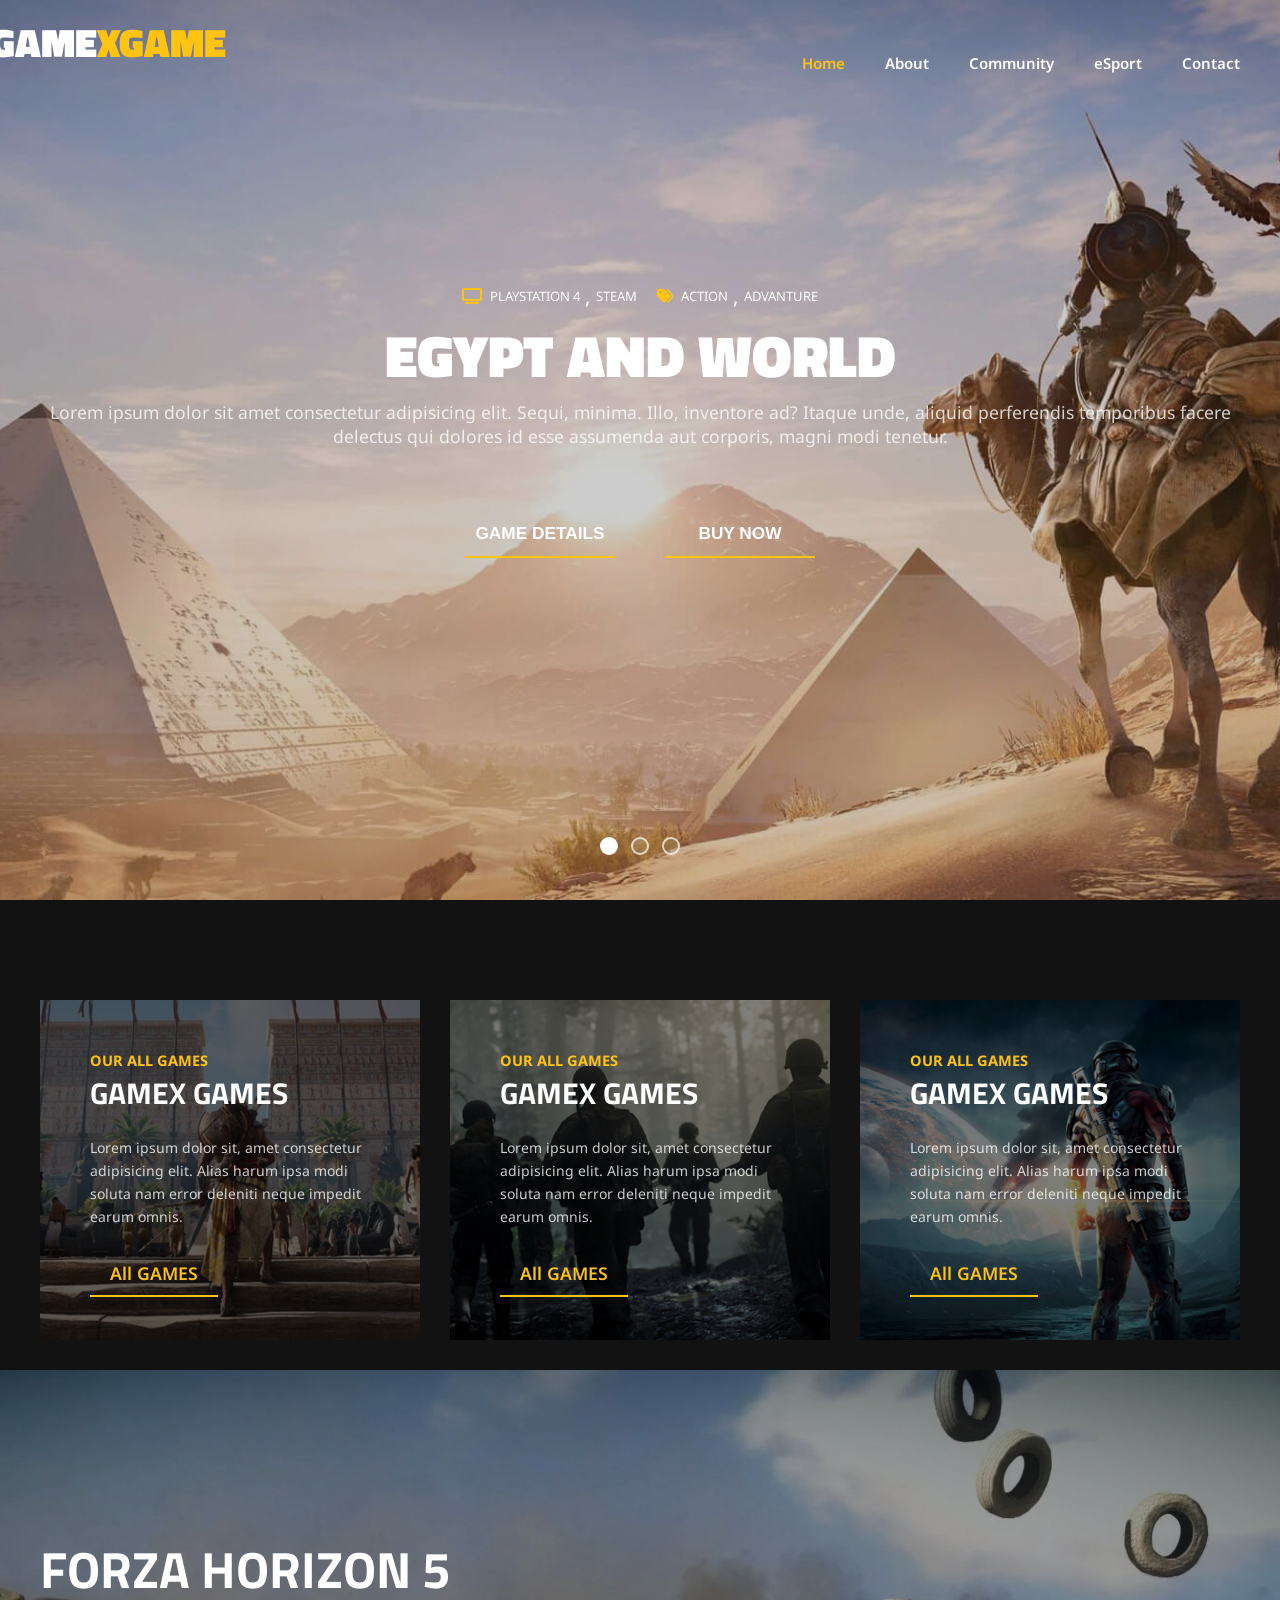
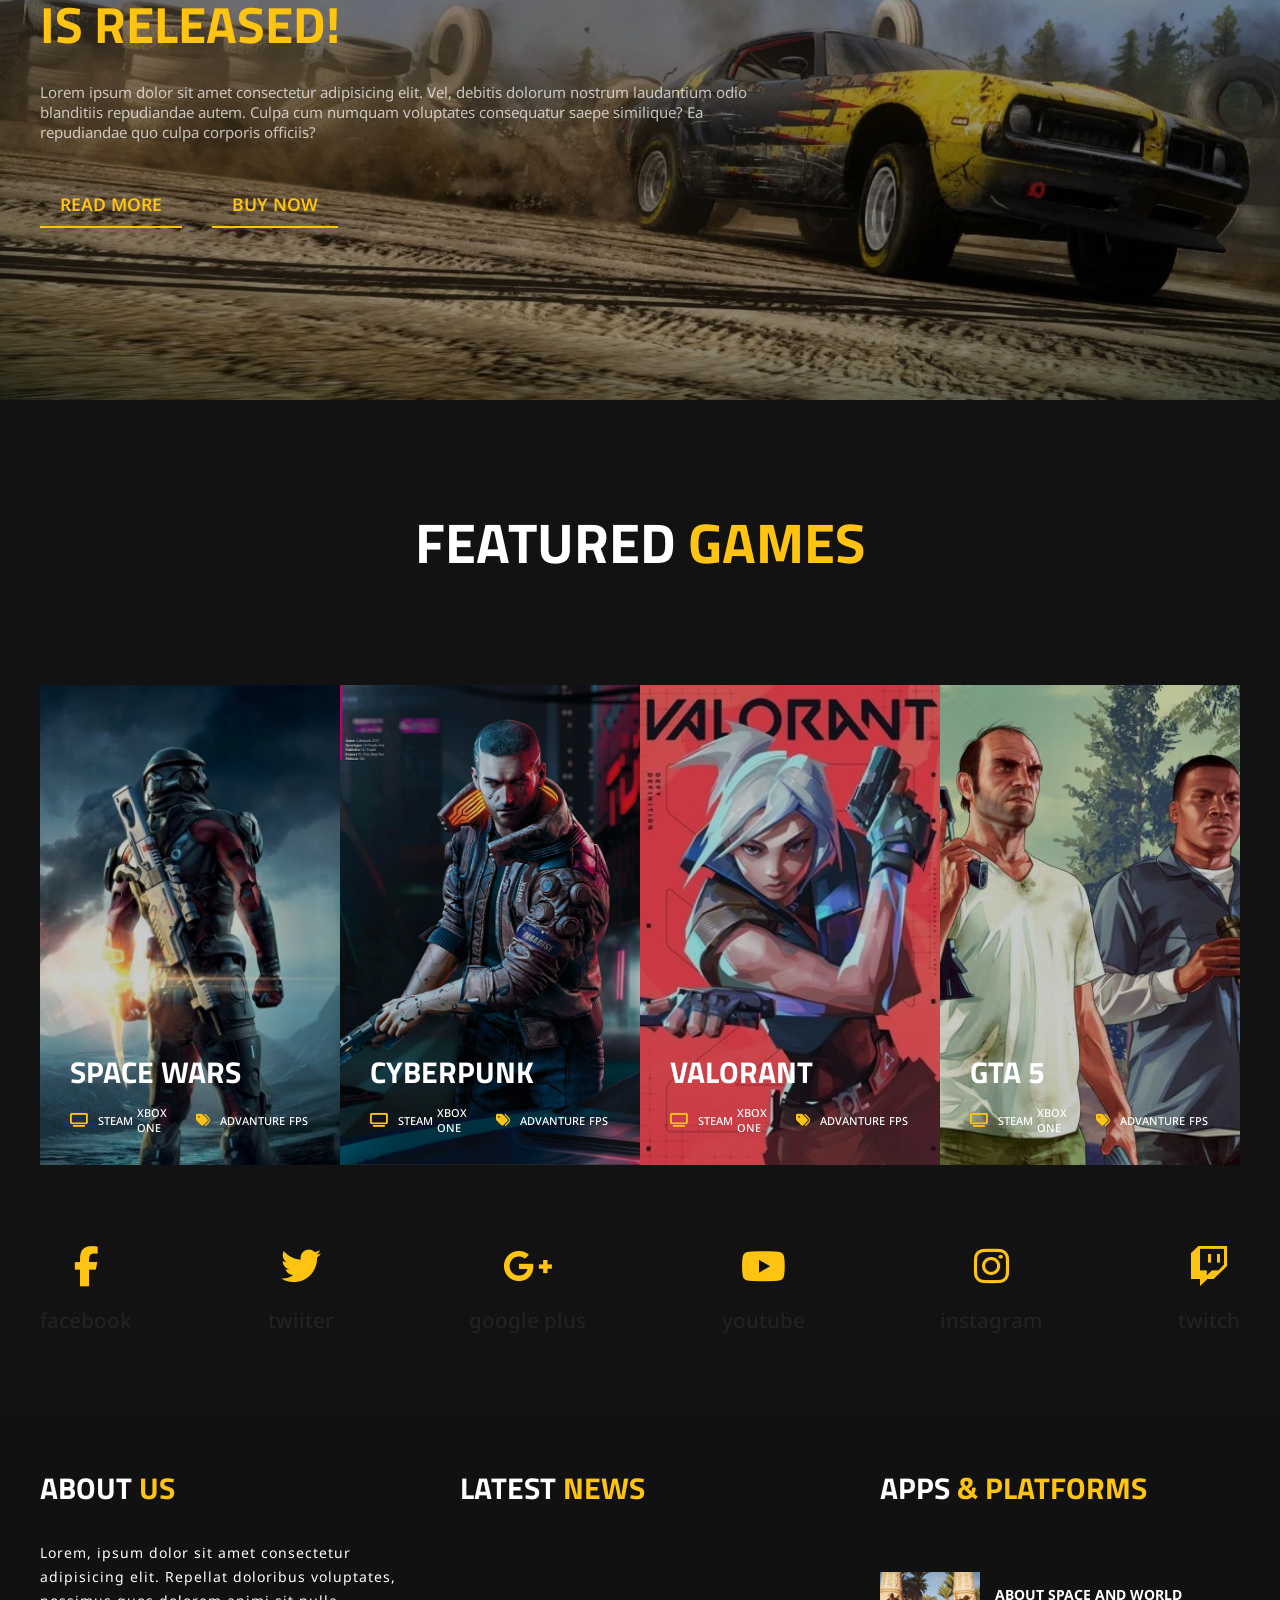
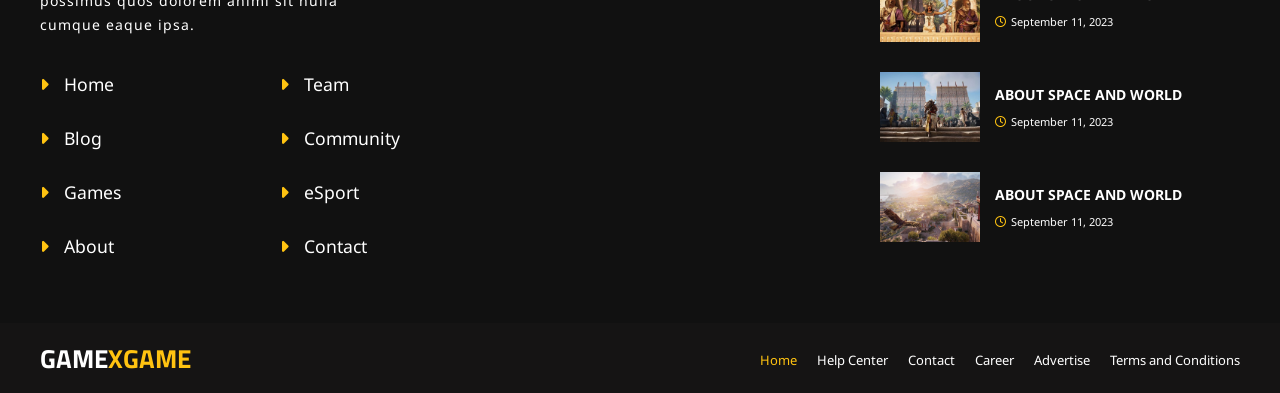
<file: index.html>
<!DOCTYPE html>
<html lang="en">

<head>
    <meta charset="UTF-8">
    <meta name="viewport" content="width=device-width, initial-scale=1.0">
    <title>GAMEXGAME</title>
    <link rel="stylesheet" href="style.css">
    <link rel="stylesheet" href="globle.css">
    <link rel="shortcut icon" href="img/favicon.png" type="image/x-icon">
    <link rel="stylesheet" href="https://cdnjs.cloudflare.com/ajax/libs/font-awesome/6.4.2/css/all.min.css"
        integrity="sha512-z3gLpd7yknf1YoNbCzqRKc4qyor8gaKU1qmn+CShxbuBusANI9QpRohGBreCFkKxLhei6S9CQXFEbbKuqLg0DA=="
        crossorigin="anonymous" referrerpolicy="no-referrer" />
    <!-- <link rel="stylesheet" href="responsive.css"> -->
    <style>
        /* Base styles (mobile-first) */
        * {
            box-sizing: border-box;
            margin: 0;
            padding: 0;
        }


        nav a {
            color: white;
            text-decoration: none;
        }

        /* Main content grid */
        .grid {
            display: grid;
            grid-template-columns: 1fr;
            gap: 1rem;
            padding: 2rem 0;
        }

        .card {
            background: #f4f4f4;
            padding: 1rem;
            border-radius: 8px;
        }

        /* Responsive images */
        img {
            max-width: 100%;
            height: auto;
        }

        /* Media Queries */
        @media (min-width: 768px) {

            /* Tablet styles */
            .grid {
                grid-template-columns: repeat(2, 1fr);
            }

            nav ul {
                justify-content: flex-end;
            }
        }

        @media (min-width: 1024px) {

            /* Desktop styles */
            .grid {
                grid-template-columns: repeat(3, 1fr);
            }

            body {
                font-size: 1.1rem;
            }
        }

        /* Mobile menu for smaller screens */
        @media (max-width: 480px) {
            nav ul {
                flex-direction: column;
                align-items: center;
                display: none;
            }

            .menu-toggle {
                display: block;
                color: white;
                text-align: center;
            }
        }

        :root {
            --dark-bg: #121212;
            --dark-surface: #1e1e1e;
            --dark-surface-2: #2d2d2d;
        }

        /* Base styles */
        body {
            background-color: var(--dark-bg);
        }
    </style>
</head>

<body>
    <!-- Nav Bar -->
    <header>
        <nav class="container">
            <div class="nav1 flex">
            </div>
            <div class="mainnav flex">
                <div class="logo">
                    <h1><a href="/">GAME<span>XGAME</span></a></h1>
                </div>
                <div class="navlist">
                    <ul class="flex">
                        <li><a href="/" class="active">Home</a></li>
                        <li><a href="about.html">About</a></li>
                        <!-- <li><a href="/">Blog</a></li> -->
                        <!-- <li><a href="/">Games<i class="fa-solid fa-angle-down"></i></a></li> -->
                        <li><a href="/">Community</a></li>
                        <li><a href="/">eSport</a></li>
                        <!-- <li><a href="/">Pages<i class="fa-solid fa-angle-down"></i></a></li> -->
                        <li><a href="/">Contact</a></li>
                    </ul>
                </div>
            </div>
        </nav>
        <div class="headercont container flex">
            <div class="labels flex">
                <div class="flex">
                    <i class="fa-solid fa-tv"></i>
                    <h3 class="flex">
                        <a href="/">PLAYSTATION 4</a>
                        <span>,</span>
                        <a href="/">STEAM</a>
                    </h3>
                </div>
                <div class="flex">
                    <i class="fa-solid fa-tags"></i>
                    <h3 class="flex">
                        <a href="/">ACTION</a>
                        <span>,</span>
                        <a href="/">ADVANTURE</a>
                    </h3>
                </div>
            </div>
            <h1 id="header_title" style="color: #ffffff;">EGYPT AND WORLD</h1>
            <p>Lorem ipsum dolor sit amet consectetur adipisicing elit. Sequi, minima. Illo, inventore ad? Itaque unde,
                aliquid perferendis temporibus facere delectus qui dolores id esse assumenda aut corporis, magni modi
                tenetur.</p>
            <div class="headbtn flex">
                <a href="/" id="d_btn1"><button class="button type1"></button></a>
                <a href="/" id="d_btn1"><button class="button type2"></button></a>
            </div>
        </div>
        <div class="dots flex">
            <div class="dot"></div>
            <div class="dot"></div>
            <div class="dot"></div>
        </div>
    </header>
    <!-- Hero Section -->
    <main>
        <div class="threebox container flex" style="margin-bottom: 30px;">
            <div class="cbox">
                <div class="dark"></div>
                <img src="img/box-1-bg.jpg" alt="title">
                <div class="cboxde">
                    <h5>OUR ALL GAMES</h5>
                    <h2>GAMEX GAMES</h2>
                    <p>Lorem ipsum dolor sit, amet consectetur adipisicing elit. Alias harum ipsa modi soluta nam error
                        deleniti neque impedit earum omnis.</p>
                    <a href="/">All GAMES</a>
                </div>
            </div>
            <div class="cbox">
                <img src="img/box-2-bg.jpg" alt="title">
                <div class="cboxde">
                    <h5>OUR ALL GAMES</h5>
                    <h2>GAMEX GAMES</h2>
                    <p>Lorem ipsum dolor sit, amet consectetur adipisicing elit. Alias harum ipsa modi soluta nam error
                        deleniti neque impedit earum omnis.</p>
                    <a href="/">All GAMES</a>
                </div>
            </div>
            <div class="cbox">
                <img src="img/box-3-bg.jpg" alt="title">
                <div class="cboxde">
                    <h5>OUR ALL GAMES</h5>
                    <h2>GAMEX GAMES</h2>
                    <p>Lorem ipsum dolor sit, amet consectetur adipisicing elit. Alias harum ipsa modi soluta nam error
                        deleniti neque impedit earum omnis.</p>
                    <a href="/">All GAMES</a>
                </div>
            </div>
        </div>
        <div class="newrelesed flex">
            <div class="container">
                <div class="newretitle">
                    <h2>Forza horizon 5</h2>
                    <h2>Is released!</h2>
                </div>
                <p>Lorem ipsum dolor sit amet consectetur adipisicing elit. Vel, debitis dolorum nostrum laudantium odio
                    blanditiis repudiandae autem. Culpa cum numquam voluptates consequatur saepe similique? Ea
                    repudiandae quo culpa corporis officiis?</p>
                <div class="flex">
                    <a href="/">read more</a>
                    <a href="/">buy now</a>
                </div>
            </div>
        </div>
        <div class="featuredgames container flex">
            <h2>featured&nbsp;<span>games</span></h2>
            <div class="fgamescards flex">
                <div class="fcard">
                    <img src="img/spacewars.jpg" alt="">
                    <div class="fcarddetails">
                        <h2>space wars</h2>
                        <div class="tegs2 flex">
                            <div class="teg flex">
                                <i class="fa-solid fa-tv"></i>
                                <h3 class="flex">
                                    <a href="/">steam</a>
                                    <a href="/">xbox one</a>
                                </h3>
                            </div>
                            <div class="teg flex">
                                <i class="fa-solid fa-tags"></i>
                                <h3 class="flex">
                                    <a href="/">advanture</a>
                                    <a href="/">fps</a>
                                </h3>
                            </div>
                        </div>
                    </div>
                    <div class="fhovercont">
                        <h2>Star wars</h2>
                        <p style="color: white; font-weight: 700; transition: .6s; font-size: 15px;" class="game_about">Star Wars Jedi:
                            Fallen Order is a singleplayer game.The story revolves around a survivor of Order 66, Cal
                            Kestis, who is on the run
                            from the Empire and its Inquisitors.</p>
                        <button class="play_button" style="font-weight: 600;">Play Now</button>
                    </div>
                </div>
                <div class="fcard">
                    <img src="img/cyberpunk.jpg" alt="">
                    <div class="fcarddetails">
                        <h2>cyberpunk</h2>
                        <div class="tegs2 flex">
                            <div class="teg flex">
                                <i class="fa-solid fa-tv"></i>
                                <h3 class="flex">
                                    <a href="/">steam</a>
                                    <a href="/">xbox one</a>
                                </h3>
                            </div>
                            <div class="teg flex">
                                <i class="fa-solid fa-tags"></i>
                                <h3 class="flex">
                                    <a href="/">advanture</a>
                                    <a href="/">fps</a>
                                </h3>
                            </div>
                        </div>
                    </div>
                    <div class="fhovercont">
                        <h2>cyberpunk</h2>
                        <p style="color: white; font-weight: 700; margin-bottom: 20px; font-size: 15px;" class="game_about">In Night
                            City, a mercenary known as V navigates a dystopian society in which the line between
                            humanity and technology becomes blurred</p>
                        <button class="play_button" style="font-weight: 600;">Play Now</button>
                    </div>
                </div>
                <div class="fcard">
                    <img src="img/WhatsApp Image 2025-02-05 at 13.21.39_44eebb98.jpg" alt="">
                    <div class="fcarddetails">
                        <h2>Valorant</h2>
                        <div class="tegs2 flex">
                            <div class="teg flex">
                                <i class="fa-solid fa-tv"></i>
                                <h3 class="flex">
                                    <a href="/">steam</a>
                                    <a href="/">xbox one</a>
                                </h3>
                            </div>
                            <div class="teg flex">
                                <i class="fa-solid fa-tags"></i>
                                <h3 class="flex">
                                    <a href="/">advanture</a>
                                    <a href="/">fps</a>
                                </h3>
                            </div>
                        </div>
                    </div>
                    <div class="fhovercont">
                        <h2>Valorant</h2>
                        <p style="color: white; font-weight: 700; margin-bottom: 20px; font-size: 15px;"
                            class="game_about">A free-to-play game, this takes inspiration from the Counter-Strike
                            series, borrowing several mechanics such as the buy menu, spray patterns,and inaccuracy
                            while moving.</p>
                        <button class="play_button" style="font-weight: 600;">Play Now</button>
                    </div>
                </div>
                <div class="fcard">
                    <img src="img/gta-5.jpg" alt="">
                    <div class="fcarddetails">
                        <h2>Gta 5</h2>
                        <div class="tegs2 flex">
                            <div class="teg flex">
                                <i class="fa-solid fa-tv"></i>
                                <h3 class="flex">
                                    <a href="/">steam</a>
                                    <a href="/">xbox one</a>
                                </h3>
                            </div>
                            <div class="teg flex">
                                <i class="fa-solid fa-tags"></i>
                                <h3 class="flex">
                                    <a href="/">advanture</a>
                                    <a href="/">fps</a>
                                </h3>
                            </div>
                        </div>
                    </div>
                    <div class="fhovercont">
                        <h2>Gta 5</h2>
                        <p style="color: white; font-weight: 700; margin-bottom: 20px; font-size: 15px;"
                        class="game_about">Grand Theft Auto V is an action-adventure game played from third person or first person persceptive</p>
                        <button class="play_button" style="font-weight: 600;">Play Now</button>
                    </div>
                </div>
        <div class="socialicons flex container">
            <div class="social">
                <i class="fa-brands fa-facebook-f"></i>
                <h3>facebook</h3>
            </div>
            <div class="social">
                <i class="fa-brands fa-twitter"></i>
                <h3>twiiter</h3>
            </div>
            <div class="social">
                <i class="fa-brands fa-google-plus-g"></i>
                <h3>google plus</h3>
            </div>
            <div class="social">
                <i class="fa-brands fa-youtube"></i>
                <h3>youtube</h3>
            </div>
            <div class="social">
                <i class="fa-brands fa-instagram"></i>
                <h3>instagram</h3>
            </div>
            <div class="social">
                <i class="fa-brands fa-twitch"></i>
                <h3>twitch</h3>
            </div>
        </div>
    </main>


    <footer>
        <section class="footersec container flex">
            <div class="footerh2 flex">
                <h2>about&nbsp;<span>us</span></h2>
                <h2>latest&nbsp;<span>news</span></h2>
                <h2>apps&nbsp;<span>& platforms</span></h2>
            </div>
            <div class="flex footermenu">
                <div class="faboutus">
                    <p>Lorem, ipsum dolor sit amet consectetur adipisicing elit. Repellat doloribus voluptates, possimus
                        quos dolorem animi sit nulla cumque eaque ipsa.</p>
                    <div class="flex">
                        <ul class="flex">
                            <li><a href="/"><i class="fa-solid fa-caret-right"></i>Home</a></li>
                            <li><a href="/"><i class="fa-solid fa-caret-right"></i>Blog</a></li>
                            <li><a href="/"><i class="fa-solid fa-caret-right"></i>Games</a></li>
                            <li><a href="/"><i class="fa-solid fa-caret-right"></i>About</a></li>
                        </ul>
                        <ul class="flex">
                            <li><a href="/"><i class="fa-solid fa-caret-right"></i>Team</a></li>
                            <li><a href="/"><i class="fa-solid fa-caret-right"></i>Community</a></li>
                            <li><a href="/"><i class="fa-solid fa-caret-right"></i>eSport</a></li>
                            <li><a href="/"><i class="fa-solid fa-caret-right"></i>Contact</a></li>
                        </ul>
                    </div>
                </div>
                <div class="latestnews">
                    <div class="fnews flex">
                        <div class="fnewscard flex">
                            <img src="img/blognews1.jpg" alt="">
                            <div class="fnewsdetails">
                                <h4>about space and world</h4>
                                <p><i class="fa-regular fa-clock"></i><span>September 11, 2023</span></p>
                            </div>
                        </div>
                        <div class="fnewscard flex">
                            <img src="img/blognews2.jpg" alt="">
                            <div class="fnewsdetails">
                                <h4>about space and world</h4>
                                <p><i class="fa-regular fa-clock"></i><span>September 11, 2023</span></p>
                            </div>
                        </div>
                        <div class="fnewscard flex">
                            <img src="img/blognews3.jpg" alt="">
                            <div class="fnewsdetails">
                                <h4>about space and world</h4>
                                <p><i class="fa-regular fa-clock"></i><span>September 11, 2023</span></p>
                            </div>
                        </div>
                    </div>
                </div>
        </section>
        <section class="copyrightsec flex">
            <div class="copyright container flex">
                <div class="flex">
                    <h2>game<span>xgame</span></h2>
                </div>
                <ul class="flex">
                    <li><a href="/" class="factive">Home</a></li>
                    <li><a href="/">Help Center</a></li>
                    <li><a href="/">Contact</a></li>
                    <li><a href="/">Career</a></li>
                    <li><a href="/">Advertise</a></li>
                    <li><a href="/">Terms and Conditions</a></li>
                </ul>
            </div>
        </section>
    </footer>


    <script src="script.js"></script>
</body>

</html>
</file>
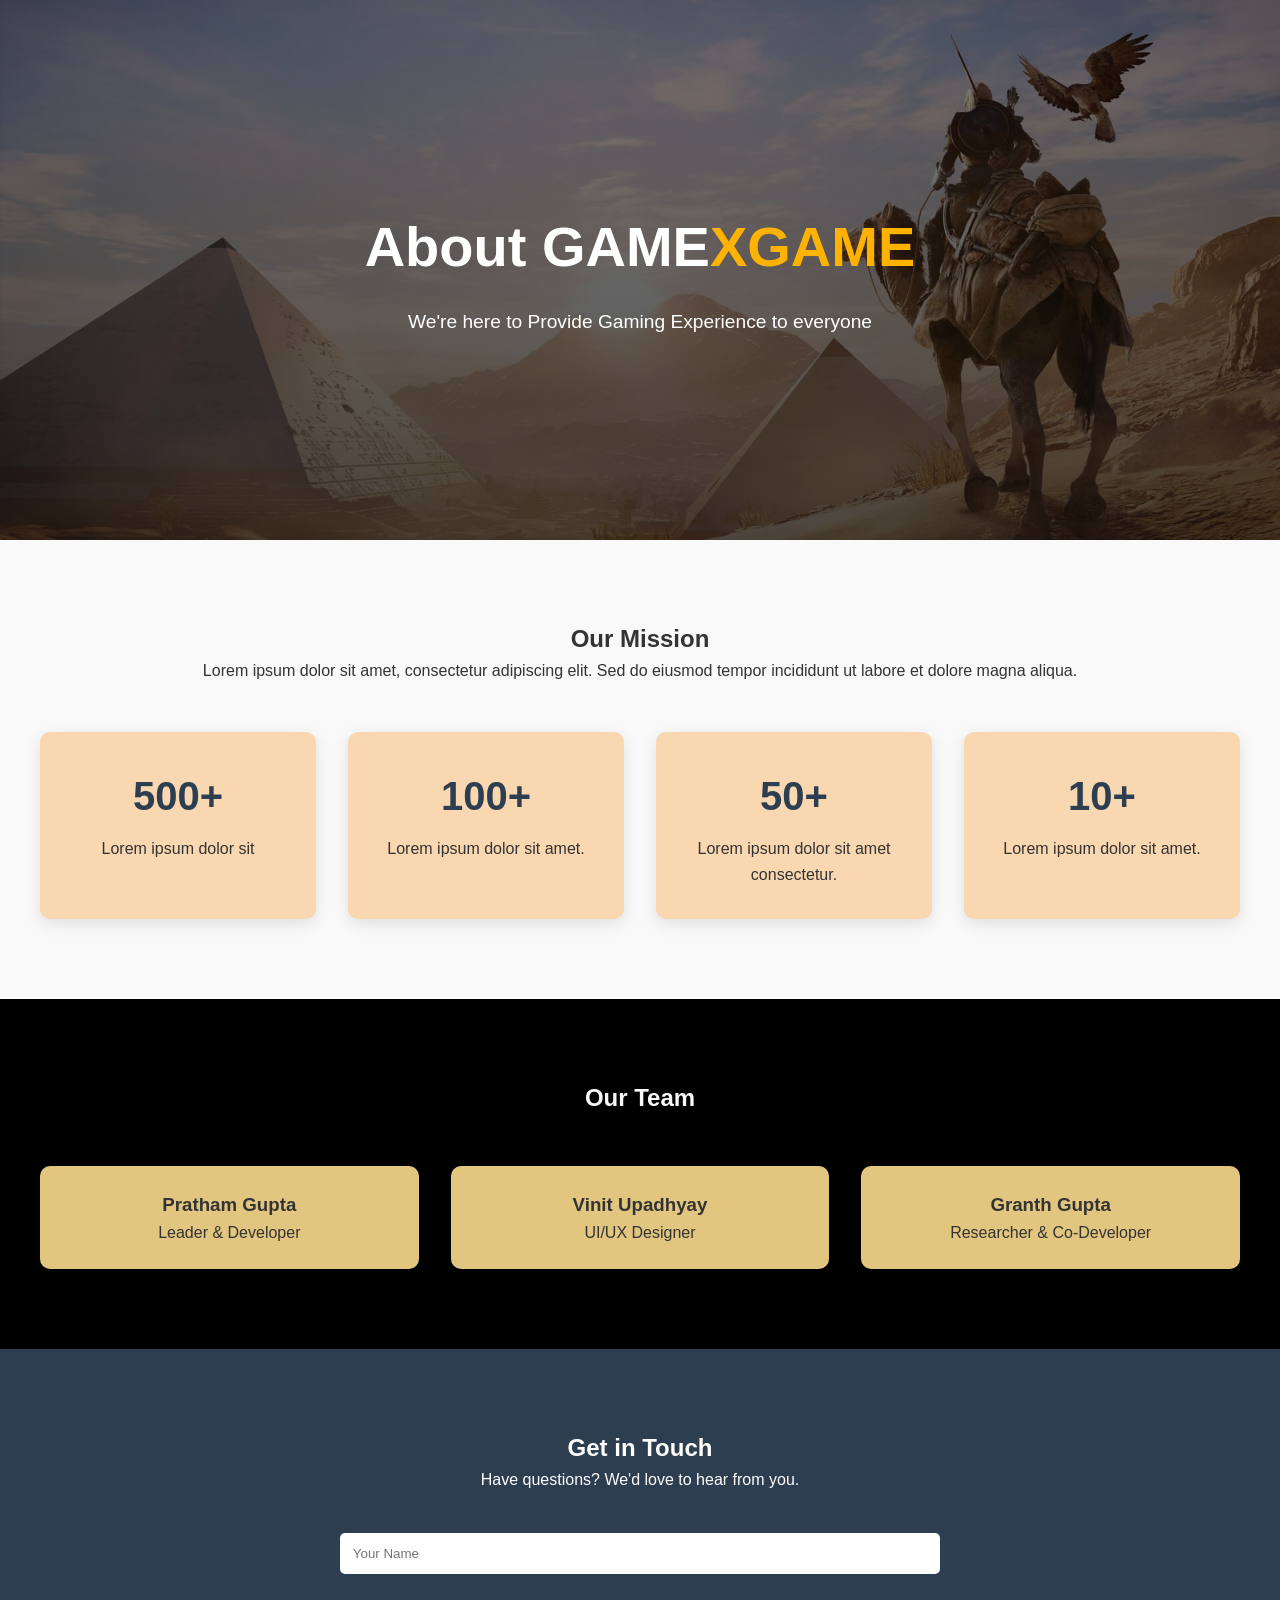
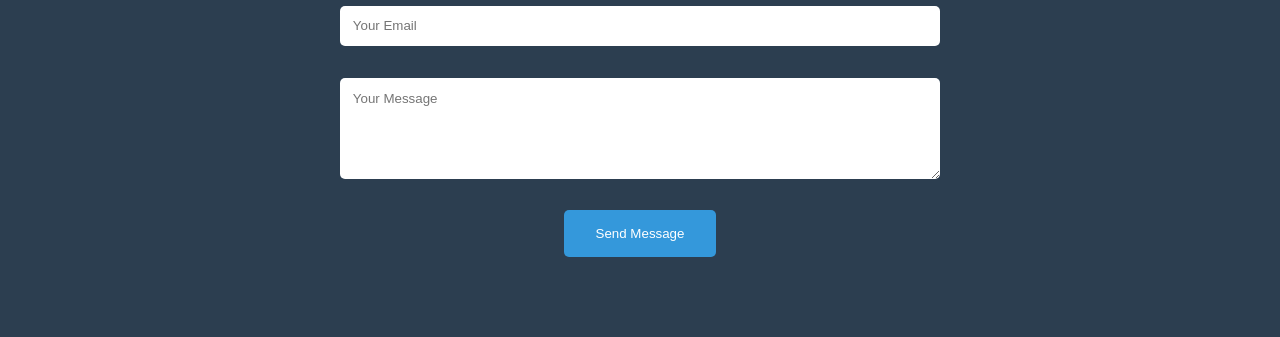
<file: about.html>
<!DOCTYPE html>
<html lang="en">
<head>
    <title>GAMEXGAME</title>
    <meta charset="UTF-8">
    <meta name="viewport" content="width=device-width, initial-scale=1.0">
    <link rel="shortcut icon" href="img/favicon.png" type="image/x-icon">
    <style>
        * {
            margin: 0;
            padding: 0;
            box-sizing: border-box;
            font-family: 'Arial', sans-serif;
        }

        body {
            line-height: 1.6;
            color: #333;
            background-color: #000000;
        }

        .hero {
            background: linear-gradient(rgba(0, 0, 0, 0.5), rgba(0, 0, 0, 0.7)),
                        url(img/egypt-slider.jpg) center/cover;
            height: 60vh;
            display: flex;
            align-items: center;
            justify-content: center;
            text-align: center;
            color: white;
            padding: 0 20px;
        }

        .hero-content h1 {
            font-size: 3.5rem;
            margin-bottom: 1rem;
            animation: fadeInUp 1s ease;
        }

        .hero-content p {
            font-size: 1.2rem;
            max-width: 600px;
            margin: 0 auto;
            animation: fadeInUp 1s ease 0.2s;
        }

        .mission {
            padding: 5rem 2rem;
            background: #f9f9f9;
            text-align: center;
        }

        .mission-content {
            max-width: 1200px;
            margin: 0 auto;
        }

        .stats {
            display: grid;
            grid-template-columns: repeat(auto-fit, minmax(200px, 1fr));
            gap: 2rem;
            margin-top: 3rem;
        }

        .stat-item {
            padding: 2rem;
            background: rgb(249, 215, 177);
            border-radius: 10px;
            box-shadow: 0 5px 15px rgba(0,0,0,0.1);
            transition: transform 0.3s ease;
        }

        .stat-item:hover {
            transform: translateY(-5px);
        }

        .stat-number {
            font-size: 2.5rem;
            font-weight: bold;
            color: #2c3e50;
            margin-bottom: 0.5rem;
        }

        .team {
            padding: 5rem 2rem;
        }

        .team-grid {
            display: grid;
            grid-template-columns: repeat(auto-fit, minmax(250px, 1fr));
            gap: 2rem;
            max-width: 1200px;
            margin: 3rem auto 0;
        }

        .team-member {
            text-align: center;
            padding: 1.5rem;
            background: rgb(226, 198, 127);
            border-radius: 10px;
            box-shadow: 0 5px 15px rgba(0,0,0,0.1);
        }

        .team-member img {
            width: 150px;
            height: 150px;
            border-radius: 50%;
            margin-bottom: 1rem;
            object-fit: cover;
        }

        .contact {
            background: #2c3e50;
            color: white;
            padding: 5rem 2rem;
            text-align: center;
        }

        .contact-form {
            max-width: 600px;
            margin: 2rem auto 0;
        }

        .form-group {
            margin-bottom: 1.5rem;
        }

        .form-group input,
        .form-group textarea {
            width: 100%;
            padding: 0.8rem;
            border: none;
            border-radius: 5px;
            margin-top: 0.5rem;
        }

        .btn {
            background: #3498db;
            color: white;
            padding: 1rem 2rem;
            border: none;
            border-radius: 5px;
            cursor: pointer;
            transition: background 0.3s ease;
        }

        .btn:hover {
            background: #2980b9;
        }

        @keyframes fadeInUp {
            from {
                opacity: 0;
                transform: translateY(20px);
            }
            to {
                opacity: 1;
                transform: translateY(0);
            }
        }

        @media (max-width: 768px) {
            .hero-content h1 {
                font-size: 2.5rem;
            }

            .hero-content p {
                font-size: 1rem;
            }

            .stats {
                grid-template-columns: 1fr;
            }

            .team-grid {
                grid-template-columns: 1fr;
            }
        }
    </style>
</head>
<body>
    <section class="hero">
        <div class="hero-content">
            <h1>About GAME<span style="color: rgb(255, 179, 0);">XGAME</span></a></h1>
            <p>We're here to Provide Gaming Experience to everyone</p>
        </div>
    </section>

    <section class="mission">
        <div class="mission-content">
            <h2>Our Mission</h2>
            <p>Lorem ipsum dolor sit amet, consectetur adipiscing elit. Sed do eiusmod tempor incididunt ut labore et dolore magna aliqua.</p>
            
            <div class="stats">
                <div class="stat-item">
                    <div class="stat-number">500+</div>
                    <div class="stat-label">Lorem ipsum dolor sit </div>
                </div>
                <div class="stat-item">
                    <div class="stat-number">100+</div>
                    <div class="stat-label">Lorem ipsum dolor sit amet.</div>
                </div>
                <div class="stat-item">
                    <div class="stat-number">50+</div>
                    <div class="stat-label">Lorem ipsum dolor sit amet consectetur.</div>
                </div>
                <div class="stat-item">
                    <div class="stat-number">10+</div>
                    <div class="stat-label">Lorem ipsum dolor sit amet.</div>
                </div>
            </div>
        </div>
    </section>

    <section class="team">
        <h2 style="text-align: center; color: #f9f9f9;">Our Team</h2>
        <div class="team-grid">
            <div class="team-member">
                <h3>Pratham Gupta</h3>
                <p>Leader & Developer</p>
            </div>
            <div class="team-member">
                <h3>Vinit Upadhyay</h3>
                <p>UI/UX Designer</p>
            </div>
            <div class="team-member">
                <h3>Granth Gupta</h3>
                <p>Researcher & Co-Developer</p>
            </div>
        </div>
    </section>

    <section class="contact">
        <h2>Get in Touch</h2>
        <p>Have questions? We'd love to hear from you.</p>
        
        <form class="contact-form">
            <div class="form-group">
                <input type="text" placeholder="Your Name" required>
            </div>
            <div class="form-group">
                <input type="email" placeholder="Your Email" required>
            </div>
            <div class="form-group">
                <textarea placeholder="Your Message" rows="5" required></textarea>
            </div>
            <button type="submit" class="btn">Send Message</button>
        </form>
    </section>

    <script>
        // Add animation to stats when they come into view
        const stats = document.querySelectorAll('.stat-item');
        
        const observer = new IntersectionObserver((entries) => {
            entries.forEach(entry => {
                if (entry.isIntersecting) {
                    entry.target.style.transform = 'translateY(0)';
                    entry.target.style.opacity = '1';
                }
            });
        }, { threshold: 0.5 });

        stats.forEach(stat => {
            stat.style.opacity = '0';
            stat.style.transform = 'translateY(20px)';
            stat.style.transition = 'all 0.6s ease';
            observer.observe(stat);
        });

        // Form submission handler
        document.querySelector('.contact-form').addEventListener('submit', function(e) {
            e.preventDefault();
            // Add your form submission logic here
            alert('Form submitted successfully!');
        });
    </script>
</body>
</html>
</file>
<file: style.css>
@import url('https://fonts.googleapis.com/css2?family=Noto+Sans:wght@300;400;500;600;700&family=Titillium+Web:wght@900&display=swap');

* {
    margin: 0;
    padding: 0;
    box-sizing: border-box;
}

body {
    background-color: #FFFFFF;
    font-family: 'Noto Sans', sans-serif;
}

header {
    position: relative;
    width: 100%;
    height: 100vh;
    /* height: 100vw; */
    background: url('img/egypt-slider.jpg') no-repeat center center/cover;
}

header:before {
    content: '';
    display: block;
    position: absolute;
    left: 0;
    top: 0;
    width: 100%;
    height: 100%;
    z-index: 1;
    background: #000000;
    opacity: 0.2;
}

.nav1 {
    width: 100%;
    justify-content: end;
    padding: 30px;
    padding-bottom: 10px;
    gap: 30px;
}

.icons {
    gap: 18px;
    z-index: 2;
}

.icons i {
    color: #fff;
    cursor: pointer;
}

.icons i:hover {
    color: var(--main-color);
}

.lsbtn button {
    border: none;
    color: #fff;
    background-color: var(--main-color);
    padding: 8px 16px;
    font-size: 13px;
    font-weight: 600;
    z-index: 2;
    transition: 0.3s linear;
    cursor: pointer;
}

.lsbtn button:nth-child(1) {
    border-top-left-radius: 50px;
    border-bottom-left-radius: 50px;
    border-right: 1px solid #999;
}

.lsbtn button:nth-child(2) {
    border-top-right-radius: 50px;
    border-bottom-right-radius: 50px;
}

.lsbtn button:hover {
    background-color: #fff;
    color: black;
}

.mainnav {
    justify-content: space-between;
}

.logo {
    margin-left: -50px;
    margin-top: -30px;
    z-index: 2;
}

.logo h1 a {
    font-family: var(--font-family);
    font-size: 40px;
    font-weight: 800;
    color: #fff;
    transition: 0.3s linear;
}

.logo h1 a span {
    color: var(--main-color);
}

.logo h1 a:hover {
    color: var(--main-color);
}

.logo h1 a:hover span {
    color: #fff;
}

.navlist {
    z-index: 2;
    margin-top: 10px;
}

.navlist ul {
    gap: 40px;
}

.navlist ul li a {
    color: #fff;
    font-size: 15px;
    font-weight: 600;
    transition: 0.3s linear;
}

.navlist ul li .active {
    color: var(--main-color);
}

.navlist ul li a i {
    margin-left: 5px;
    font-size: 10px;
}

.navlist ul li a:hover {
    color: var(--main-color);
}

.headercont {
    padding-top: 13rem;
    justify-content: center;
    flex-direction: column;
    z-index: 2;
}

.labels {
    gap: 20px;
    z-index: 2;
}

.labels i {
    color: #ffc311ff;
    font-size: 16px;
    margin-right: 8px;
}

.labels h3 {
    gap: 5px;
}

.labels h3 a {
    font-size: 13px;
    font-weight: 400;
    color: #fff;
}

.labels h3 span {
    color: #fff;
    font-weight: 400;
}

.labels h3 a:hover {
    color: var(--main-color);
}


.headercont h1 {
    font-family: var(--font-family);
    z-index: 2;
    font-size: 4.6vw;
    font-weight: 900;
    color: #fff;
}

.headercont p {
    z-index: 2;
    text-align: center;
    color: #ffffffc7;
}

.headbtn {
    z-index: 2;
    margin: 60px 0;
    gap: 50px;
}

.button {
    height: 50px;
    width: 150px;
    border: none;
    cursor: pointer;
    position: relative;
    background-color: transparent;
    border-bottom: 2px solid var(--main-color);
    overflow: hidden;
    transition: all 0.5s ease-in-out;
}

.button:hover {
    box-shadow: 0.5px 0.5px 150px #252525;
}

.type1::after,
.type2::after {
    content: 'CLICK';
    height: 50px;
    width: 150px;
    background-color: var(--main-color);
    color: #fff;
    position: absolute;
    top: 0;
    left: 0;
    transform: translateY(50px);
    font-size: 1.2rem;
    font-weight: 600;
    display: flex;
    align-items: center;
    justify-content: center;
    transition: all 0.5s ease-in-out;
}

.type1::before,
.type2::before {
    content: 'GAME DETAILS';
    height: 50px;
    width: 150px;
    color: #fff;
    position: absolute;
    top: 0;
    left: 0;
    transform: translateY(0px) scale(1.2);
    font-size: 0.9rem;
    font-weight: 600;
    display: flex;
    align-items: center;
    justify-content: center;
    transition: all .5s ease-in-out;
}

.type2::before {
    content: 'BUY NOW';
}

.type1:hover::after,
.type2:hover::after {
    transform: translateY(0) scale(1.2);
}

.type1:hover::before,
.type2:hover::before {
    transform: translateY(-50px) scale(0) rotate(120deg);
}

.dots {
    z-index: 2;
    position: absolute;
    bottom: 5%;
    left: 50%;
    transform: translateX(-50%);
    gap: 13px;
}

.dot {
    width: 18px;
    height: 18px;
    border-radius: 50%;
    border: 2px solid rgba(255, 255, 255, 0.7);
    transition: 0.2s linear;
    cursor: pointer;
}

.dot:hover {
    background-color: #fff;
}

/* main start */

.threebox {
    width: 100%;
    gap: 30px;
}

.cbox {
    position: relative;
    width: 33%;
    height: 340px;
    margin-top: 100px;
}

.cbox img {
    width: 100%;
    height: 100%;
    object-fit: cover;
}

.cbox::before {
    content: '';
    display: block;
    position: absolute;
    left: 0;
    top: 0;
    width: 100%;
    height: 100%;
    z-index: 1;
    background: #000000;
    opacity: 0.5;
}

.cboxde {
    position: absolute;
    top: 0;
    left: 0;
    z-index: 2;
    color: #fff;
    padding: 50px;
}

.cboxde h5 {
    color: var(--main-color);
}

.cboxde h2 {
    font-family: var(--font-family);
    font-size: 30px;
}

.cboxde p {
    font-size: 14px;
    margin: 20px 0;
    margin-bottom: 33px;
    line-height: 23px;
    color: #ffffffca;
}

.cboxde a {
    padding: 10px 20px;
    font-weight: 600;
    color: var(--main-color);
    cursor: pointer;
    position: relative;
    background-color: transparent;
    border-bottom: 2px solid var(--main-color);
    overflow: hidden;
    transition: all .5s ease-in-out;
    z-index: 9;
}

.cboxde a::before {
    content: '';
    position: absolute;
    width: 100%;
    height: 0%;
    bottom: 0;
    left: 0;
    display: block;
    background-color: var(--main-color);
    z-index: -1;
    transition: .3s;
}

.cboxde a:hover::before {
    height: 100%;
}

.cboxde a:hover {
    color: black;
    font-weight: 600;
}

.filter {
    justify-content: center;
    gap: 30px;
}

.filter button {
    margin-top: 100px;
    margin-bottom: 40px;
    font-size: 15px;
    font-weight: 600;
    padding: 15px 23px;
    border: 2px solid var(--main-color);
    background: transparent;
    color: var(--main-color);
    cursor: pointer;
    transition: .2s linear;
}

.filter button:hover {
    background-color: var(--main-color);
    color: black;
}

.filter .active {
    background-color: var(--main-color);
    color: black;
}


.gamecards {
    flex-wrap: wrap;
    justify-content: space-between;
    overflow: hidden;
}

.card {
    margin-top: 30px;
    min-width: 280px;
    max-width: 280px;
    height: auto;
    transition: .3s linear;
}

.cardimg {
    position: relative;
    width: 100%;
    height: 360px;
    box-shadow: 0 0 10px #777;
}

.cardimg img {
    width: 100%;
    height: 100%;
    object-fit: cover;
}

.tegs {
    position: absolute;
    bottom: 6%;
    right: 6%;
}

.tegs a {
    text-transform: uppercase;
    color: #fff;
    font-size: 12px;
    margin-right: 5px;
}

.tegs i {
    color: var(--main-color);
}

.cardinfo h2 {
    width: 100%;
    font-family: var(--font-family);
    text-transform: uppercase;
    color: #222;
    margin-top: 10px;
    cursor: pointer;
    text-overflow: ellipsis;
    overflow: hidden;
    text-wrap: nowrap;
    transition: .3s linear;
}

.card:hover h2 {
    color: var(--main-color);
}

.playteg {
    gap: 10px;
}

.playteg i {
    color: var(--main-color);
    font-size: 14px;
}

.playteg h3 {
    gap: 2px;
}

.playteg h3 a {
    text-transform: uppercase;
    font-size: 13px;
    color: #888;
    font-weight: 500;
    transition: .2s linear;
}

.playteg h3 span {
    color: #888;
    font-weight: 400;
}

.cardinfo p {
    font-size: 14px;
    color: #666;
    margin: 5px 0;
}

.allgamebtn {
    justify-content: center;
}

.allgamebtn a button {
    margin: 50px auto;
    font-size: 16px;
    font-weight: 600;
    padding: 15px 20px;
    background-color: transparent;
    border: 2px solid var(--main-color);
    cursor: pointer;
    color: var(--main-color);
    transition: .3s linear;
}

.allgamebtn a button:hover {
    background-color: var(--main-color);
    color: #fff;
}

.gamesearch {
    margin-top: 80px;
    position: relative;
    width: 100%;
    height: 180px;
    background: url('img/gamesearchbg.jpg') no-repeat center center/cover;
}

.gamesearch::before {
    content: '';
    display: block;
    position: absolute;
    width: 100%;
    height: 100%;
    left: 0;
    top: 0;
    background-color: var(--main-color);
    opacity: 0.7;
}

.gamesearch div {
    gap: 30px;
}

.gamesearch h2 {
    text-transform: uppercase;
    font-family: var(--font-family);
    color: #fff;
    font-size: 30px;
    z-index: 2;
}

.gamesearch form {
    z-index: 2;
    gap: 30px;
}

.gamesearch form input,
.gamesearch form select,
.gamesearch form button {
    position: relative;
    padding: 18px 25px;
    border: 2px solid #fff;
    background-color: transparent;
    outline: none;
    color: #fff;
    cursor: pointer;
}

.gamesearch form input::-webkit-input-placeholder {
    color: #fff;
}

.gamesearch form button {
    padding: 16px 25px;
    background-color: #fff;
    color: var(--main-color);
    font-weight: 600;
    transition: .2s linear;
}

.gamesearch form button:hover {
    background-color: #666;
    border-color: #666;
}

.gamesearch form select option {
    background-color: #fff;
    color: #333;
}

.newrelesed {
    position: relative;
    width: 100%;
    height: 70vh;
    background: url('img/harizonrace.jpg') no-repeat center center/cover;
    z-index: 1;
    justify-content: left;
    align-items: left;
    flex-direction: column;
}

.newrelesed::before {
    content: '';
    position: absolute;
    top: 0;
    left: 0;
    width: 100%;
    height: 100%;
    background-color: #000000;
    opacity: .4;
    z-index: -1;
}

.newretitle {
    margin-bottom: 30px;
}

.newretitle h2 {
    text-transform: uppercase;
    font-family: var(--font-family);
    z-index: 9;
    color: #fff;
    font-size: 3.2rem;
    line-height: 55px;
}

.newretitle h2:last-child {
    color: var(--main-color);
}

.newrelesed p {
    padding-right: 30rem;
    margin-bottom: 40px;
    color: #ffffffb3;
    font-size: 15px;
}

.newrelesed div {
    gap: 30px;
}

.newrelesed div a {
    text-transform: uppercase;
    padding: 10px 20px;
    font-weight: 600;
    color: var(--main-color);
    cursor: pointer;
    position: relative;
    background-color: transparent;
    border-bottom: 2px solid var(--main-color);
    overflow: hidden;
    transition: all .5s ease-in-out;
    z-index: 9;
}

.newrelesed div a::before {
    content: '';
    position: absolute;
    width: 100%;
    height: 0%;
    bottom: 0;
    left: 0;
    display: block;
    background-color: var(--main-color);
    z-index: -1;
    transition: .3s;
}

.newrelesed div a:hover::before {
    height: 100%;
}

.newrelesed div a:hover {
    color: black;
}

.featuredgames {
    width: 100%;
    flex-direction: column;
}

.featuredgames h2 {
    margin-top: 100px;
    font-family: var(--font-family);
    font-size: 3.5rem;
    color: rgb(255, 255, 255);
    text-transform: uppercase;
}

.featuredgames h2 span {
    color: var(--main-color);
}

.fgamescards {
    width: 100%;
    justify-content: space-between;
    flex-wrap: wrap;
    margin-top: 60px;
}

.fcard {
    position: relative;
    min-width: 31.2%;
    max-width: 31.2%;
    height: 480px;
    margin-top: 40px;
    overflow: hidden;
    cursor: pointer;
}

.fcard img {
    width: 100%;
    height: 100%;
    object-fit: cover;
    background-position: center;
    background-repeat: no-repeat;
    position: relative;
}

.fcard::before {
    content: '';
    position: absolute;
    width: 100%;
    height: 100%;
    bottom: 0;
    left: 0;
    display: block;
    background-color: #000000;
    z-index: 1;
    transition: .3s;
    opacity: 0.2;
}

.fcarddetails {
    position: absolute;
    bottom: 0;
    left: 0;
    padding: 30px;
    z-index: 2;
    transition: .5s linear;
}

.fcarddetails h2 {
    text-transform: uppercase;
    font-family: var(--font-family);
    font-size: 30px;
    color: #fff;
}

.fcarddetails i {
    color: var(--main-color);
    font-size: 14px;
}

.fcarddetails h3 {
    gap: 2px;
}

.fcarddetails h3 a {
    text-transform: uppercase;
    font-size: 11px;
    color: #fff;
    font-weight: 500;
    transition: .2 linear;
    margin-right: 2px;
}

.tegs2 {
    gap: 20px;
    margin-top: 10px;
}

.teg {
    gap: 10px;
}

.fcarddetails h3 a:hover {
    color: var(--main-color);
}

.fcard::after {
    content: '';
    position: absolute;
    width: 100%;
    height: 0;
    top: 0;
    left: 0;
    display: block;
    background-color: var(--main-color);
    z-index: 1;
    transition: .7s;
    opacity: .5;
}

.fcard:hover::after {
    height: 100%;
}

.fcard:hover .fcarddetails {
    bottom: -150px;
}

.fhovercont {
    position: absolute;
    top: 50%;
    left: -850px;
    transform: translate(-50%, -50%);
    z-index: 9;
    transition: .6s cubic-bezier(0.075, 0.82, 0.165, 1);
}

.fhovercont h2 {
    padding: 30px;
    color: #fff;
    font-size: 30px;
    text-overflow: ellipsis;
    text-wrap: nowrap;
}

.game_about{
    text-overflow: ellipsis;
    text-wrap: wrap;
}

.fcard:hover .fhovercont {
    left: 50%;
}


.blogandnews {
    margin-top: 12rem;
    width: 100%;
    height: 85vh;
    background-color: #e7eef3;
    justify-content: center;
}

.blogandnews h2 {
    font-family: var(--font-family);
    font-size: 3.5rem;
    color: #222;
    text-transform: uppercase;
    text-align: center;
    margin-bottom: 80px;
}

.blogandnews h2 span {
    color: var(--main-color);
}

.threecards {
    gap: 30px;
    overflow: hidden;
    margin-bottom: 30px;
}

.tcard {
    width: 400px;
}

.tcard img {
    width: 100%;
    height: 250px;
    object-fit: cover;
}

.tcarddetails h3 {
    text-transform: uppercase;
    font-family: var(--font-family);
    font-size: 25px;
    color: #222;
    margin: 12px 0;
}

.tcarddetails p {
    color: #252525;
    font-size: 15px;
}

.postby {
    gap: 20px;
    margin: 10px 0;
}

.postby div {
    gap: 5px;
}

.postby i {
    color: #a19494;
}

.postby h5 {
    color: #666;
}

.posttime {
    gap: 5px;
}

.posttime i {
    color: var(--main-color);
}

.posttime h5 {
    color: #555;
}

.aboutus {
    position: relative;
    width: 100%;
    height: 70vh;
    background: url('img/backgroundgameimg.jpg') no-repeat center center/cover;
    z-index: 1;
}

.aboutus::before {
    content: '';
    position: absolute;
    width: 100%;
    height: 100%;
    top: 0;
    left: 0;
    background-color: #000000;
    opacity: 0.5;
}

.aboutusdetails {
    width: 40%;
}

.aboutusdetails p {
    padding: 0;
}

.aboutusimg {
    width: 60%;
    height: 400px;
}

.aboutusimg img {
    width: 100%;
    height: 100%;
    object-fit: cover;
    box-shadow: 0 0 10px var(--main-color);
}

.gameshop {
    justify-content: center;
    flex-direction: column;
}

.gameshop h2 {
    font-family: var(--font-family);
    margin-top: 10rem;
    text-transform: uppercase;
    font-size: 3.5rem;
    color: #222;
    margin-bottom: 70px;
}

.gameshop h2 span {
    color: var(--main-color);
}

.shopcards {
    width: 100%;
    justify-content: space-between;
}

.scard {
    min-width: 370px;
    max-width: 370px;
    overflow: hidden;
}

.scard img {
    width: 100%;
    height: 320px;
    object-fit: cover;
    box-shadow: 0 0 30px #0000001d;
}

.scard h3 {
    text-transform: uppercase;
    font-family: var(--font-family);
    font-size: 25px;
    color: #222;
    margin-top: 20px;
}

.scard h3:last-child {
    color: var(--main-color);
    margin: 0;
}

.socialicons {
    width: 100%;
    height: 250px;
    justify-content: space-between;
}

.social {
    text-align: center;
    cursor: pointer;
}

.social i {
    font-size: 2.5rem;
    color: var(--main-color);
}

.social h3 {
    color: #222;
    font-weight: 500;
    margin-top: 20px;
    transition: .3s linear;
}

.social:hover h3 {
    color: var(--main-color);
}


/* footer start */

footer {
    background-color: #111111;
    height: auto;
}

.footersec {
    width: 100%;
    height: 100%;
    padding: 50px 0;
    justify-content: center;
    color: #fff;
    flex-direction: column;
}

.footerh2 {
    width: 100%;
    align-items: flex-start;
    justify-content: space-between;
    margin-bottom: 30px;
}

.footerh2 h2 {
    font-family: var(--font-family);
    font-size: 30px;
    width: 30%;
    text-transform: uppercase;
}

.footerh2 h2 span {
    color: var(--main-color);
}


.footermenu {
    width: 100%;
    justify-content: space-between;
    align-items: flex-start;
}

.faboutus,
.latestnews,
.appsec {
    width: 30%;
    overflow: hidden;
}

.faboutus div {
    justify-content: space-between;
}

.faboutus p {
    font-size: 14px;
    letter-spacing: 1px;
    line-height: 24px;
}

.faboutus ul {
    flex-direction: column;
    margin-top: 20px;
    align-items: flex-start;
}

.faboutus ul li a {
    color: #fff;
    text-align: left;
    transition: 0.3s linear;
}

.faboutus ul li a i {
    color: var(--main-color);
    text-align: left;
    margin-right: 15px;
}

.faboutus ul li {
    padding: 15px 0;
}

.faboutus ul li a:hover {
    color: var(--main-color);
}

.latestnews,
.appsec {
    display: flex;
}

.fnews {
    flex-direction: column;
    align-items: flex-start;
    gap: 30px;
}

.fnewscard {
    align-items: flex-start;
    gap: 15px;
}

.fnewscard img {
    width: 100px;
    height: 70px;
    object-fit: cover;
}

.fnewsdetails h4 {
    text-transform: uppercase;
    font-size: 14px;
    margin-bottom: 10px;
}

.fnewsdetails p {
    font-size: 11px;
}

.fnewsdetails p i {
    color: var(--main-color);
    margin-right: 5px;
}

.platform {
    gap: 20px;
    flex-wrap: wrap;
}

.apps {
    border: 1px solid #555;
    padding: 15px 28px;
    gap: 15px;
    transition: .2s linear;
    cursor: pointer;
}

.apps i {
    font-size: 25px;
}

.apps h4 {
    font-size: 12px;
    font-weight: 700;
}

.apps h4:first-child {
    font-weight: 500;
}

.apps:hover {
    background-color: var(--main-color);
}

.copyrightsec {
    background-color: #151414;
    width: 100%;
    height: 70px;
    justify-content: space-between;
}

.copyright {
    width: 100%;
    color: #fff;
    justify-content: space-between;
}

.copyright h2 {
    font-family: var(--font-family);
    text-transform: uppercase;
}

.copyright h2 span {
    color: var(--main-color);
}

.copyright div {
    gap: 12px;
}

.copyright div p {
    font-size: 14px;
}

.copyright ul {
    gap: 20px;
}

.copyright ul li a {
    color: #fff;
    font-size: 13px;
    transition: .2s linear;
}

.copyright ul li a:hover {
    color: var(--main-color);
}

.copyright ul li .factive {
    color: var(--main-color);
}

.play_button {
    padding: 17px 40px;
    border-radius: 50px;
    cursor: pointer;
    border: 0;
    background-color: white;
    box-shadow: rgb(0 0 0 / 5%) 0 0 8px;
    letter-spacing: 1.5px;
    text-transform: uppercase;
    font-size: 15px;
    transition: all 0.5s ease;
    margin-top: 20px;
  }
  
  .play_button:hover {
    letter-spacing: 3px;
    background-color: hsl(0, 74%, 62%);
    color: hsl(0, 0%, 100%);
    box-shadow: rgb(220, 161, 24) 0px 7px 29px 0px;
  }
  
  .play_button:active {
    letter-spacing: 3px;
    background-color: hsl(261deg 80% 48%);
    color: hsl(0, 0%, 100%);
    box-shadow: rgb(93 24 220) 0px 0px 0px 0px;
    transform: translateY(10px);
    transition: 100ms;
  }

  /* Mobile First Approach */
@media screen and (max-width: 768px) {
    /* Navigation */
    .mainnav {
        flex-direction: column;
        padding: 1rem;
    }

    .navlist ul {
        flex-direction: column;
        align-items: center;
        gap: 1rem;
        padding: 1rem 0;
    }

    /* Header */
    .headercont {
        padding: 2rem 1rem;
        text-align: center;
    }

    .labels {
        flex-direction: column;
        gap: 1rem;
    }

    .headbtn {
        flex-direction: column;
        gap: 1rem;
    }

    /* Three Box Section */
    .threebox {
        flex-direction: column;
        gap: 2rem;
    }

    .cbox {
        width: 100%;
    }

    /* Featured Games */
    .fgamescards {
        flex-direction: column;
        gap: 2rem;
    }

    .fcard {
        width: 100%;
    }

    /* Social Icons */
    .socialicons {
        flex-wrap: wrap;
        justify-content: center;
        gap: 1rem;
    }

    .social {
        width: calc(50% - 1rem);
    }

    /* Footer */
    .footersec {
        flex-direction: column;
        gap: 2rem;
    }

    .footerh2 {
        flex-direction: column;
        text-align: center;
    }

    .footermenu {
        flex-direction: column;
        gap: 2rem;
    }

    .faboutus .flex {
        flex-direction: column;
        gap: 1rem;
    }

    .copyright {
        flex-direction: column;
        text-align: center;
        gap: 1rem;
    }

    .copyright ul {
        flex-direction: column;
        gap: 0.5rem;
    }
}

/* Tablet Styles */
@media screen and (min-width: 769px) and (max-width: 1024px) {
    .container {
        padding: 0 2rem;
    }

    .fgamescards {
        flex-wrap: wrap;
        justify-content: center;
        gap: 2rem;
    }

    .fcard {
        width: calc(50% - 1rem);
    }

    .social {
        width: calc(33.33% - 1rem);
    }

    .footermenu {
        flex-wrap: wrap;
        gap: 2rem;
    }
}

/* Large Screen Adjustments */
@media screen and (min-width: 1025px) {
    .container {
        max-width: 1200px;
        margin: 0 auto;
    }

    .fcard {
        flex: 1;
        min-width: 250px;
    }
}

/* Additional Responsive Utilities */
.img-responsive {
    max-width: 100%;
    height: auto;
}

/* Responsive Text */
@media screen and (max-width: 768px) {
    h1 {
        font-size: 1.8rem;
    }

    h2 {
        font-size: 1.5rem;
    }

    p {
        font-size: 0.9rem;
    }
}

/* Navigation Toggle for Mobile */
@media screen and (max-width: 768px) {
    .navlist {
        display: none;
    }

    .navlist.active {
        display: block;
    }

    /* Add a hamburger menu button */
    .nav-toggle {
        display: block;
        position: absolute;
        right: 1rem;
        top: 1rem;
        cursor: pointer;
    }
}

/* Fix aspect ratios for game cards */
.fcard img {
    aspect-ratio: 16/9;
    object-fit: cover;
}

/* Improve touch targets on mobile */
@media screen and (max-width: 768px) {
    button, 
    a {
        min-height: 44px;
        padding: 0.8rem;
    }
}

/* Responsive Grid System */
.grid {
    display: grid;
    gap: 1rem;
    grid-template-columns: repeat(auto-fit, minmax(250px, 1fr));
}
</file>
<file: globle.css>
:root{
    --font-family: 'Titillium Web', sans-serif;
    --main-color: #ffc311;
}

.container{
    max-width: 1200px;
    margin: auto;
}

.flex{
    display: flex;
    align-items: center;
}

a{
    text-decoration: none;
}

li{
    list-style: none;
}
</file>
<file: responsive.css>
/* Base responsive container */
.container {
    width: 90%;
    max-width: 1200px;
    margin: 0 auto;
    padding: 0 15px;
}

/* Navigation responsiveness */
@media (max-width: 768px) {
    .mainnav {
        flex-direction: column;
        align-items: center;
    }

    .navlist ul {
        flex-direction: column;
        align-items: center;
        padding: 0;
    }

    .navlist li {
        margin: 10px 0;
    }
}

/* Header content responsiveness */
@media (max-width: 992px) {
    .headercont {
        padding: 40px 20px;
        text-align: center;
    }

    .labels {
        flex-direction: column;
        gap: 15px;
    }

    .headbtn {
        flex-direction: column;
        gap: 15px;
    }
}

/* Game cards grid responsiveness */
.gamecards {
    display: grid;
    grid-template-columns: repeat(auto-fit, minmax(280px, 1fr));
    gap: 20px;
    padding: 20px;
}

/* Filter buttons responsiveness */
@media (max-width: 768px) {
    .filter {
        flex-wrap: wrap;
        justify-content: center;
        gap: 10px;
    }

    .filter button {
        width: calc(50% - 10px);
        margin: 5px;
    }
}

/* Game search form responsiveness */
@media (max-width: 992px) {
    .gamesearch form {
        flex-direction: column;
        gap: 15px;
    }

    .gamesearch input,
    .gamesearch select,
    .gamesearch button {
        width: 100%;
    }
}

/* Featured games section responsiveness */
.fgamescards {
    display: grid;
    grid-template-columns: repeat(auto-fit, minmax(250px, 1fr));
    gap: 20px;
}

/* Blog cards responsiveness */
@media (max-width: 992px) {
    .threecards {
        flex-direction: column;
        gap: 30px;
    }

    .tcard {
        width: 100%;
        max-width: 500px;
        margin: 0 auto;
    }
}

/* About us section responsiveness */
@media (max-width: 768px) {
    .aboutus .container {
        flex-direction: column;
        text-align: center;
    }

    .aboutusimg {
        width: 100%;
        margin-top: 30px;
    }
}

/* Game shop responsiveness */
.shopcards {
    display: grid;
    grid-template-columns: repeat(auto-fit, minmax(200px, 1fr));
    gap: 20px;
}

/* Social icons responsiveness */
@media (max-width: 768px) {
    .socialicons {
        flex-wrap: wrap;
        justify-content: center;
    }

    .social {
        width: calc(33.33% - 20px);
        margin: 10px;
    }
}

/* Footer responsiveness */
@media (max-width: 992px) {
    .footermenu {
        flex-direction: column;
        gap: 30px;
    }

    .footerh2 {
        flex-direction: column;
        text-align: center;
        gap: 20px;
    }

    .faboutus .flex {
        flex-direction: column;
        gap: 20px;
    }

    .copyright {
        flex-direction: column;
        text-align: center;
        gap: 20px;
    }

    .copyright ul {
        flex-wrap: wrap;
        justify-content: center;
        gap: 15px;
    }
}

/* Image responsiveness */
img {
    max-width: 100%;
    height: auto;
}
</file>
